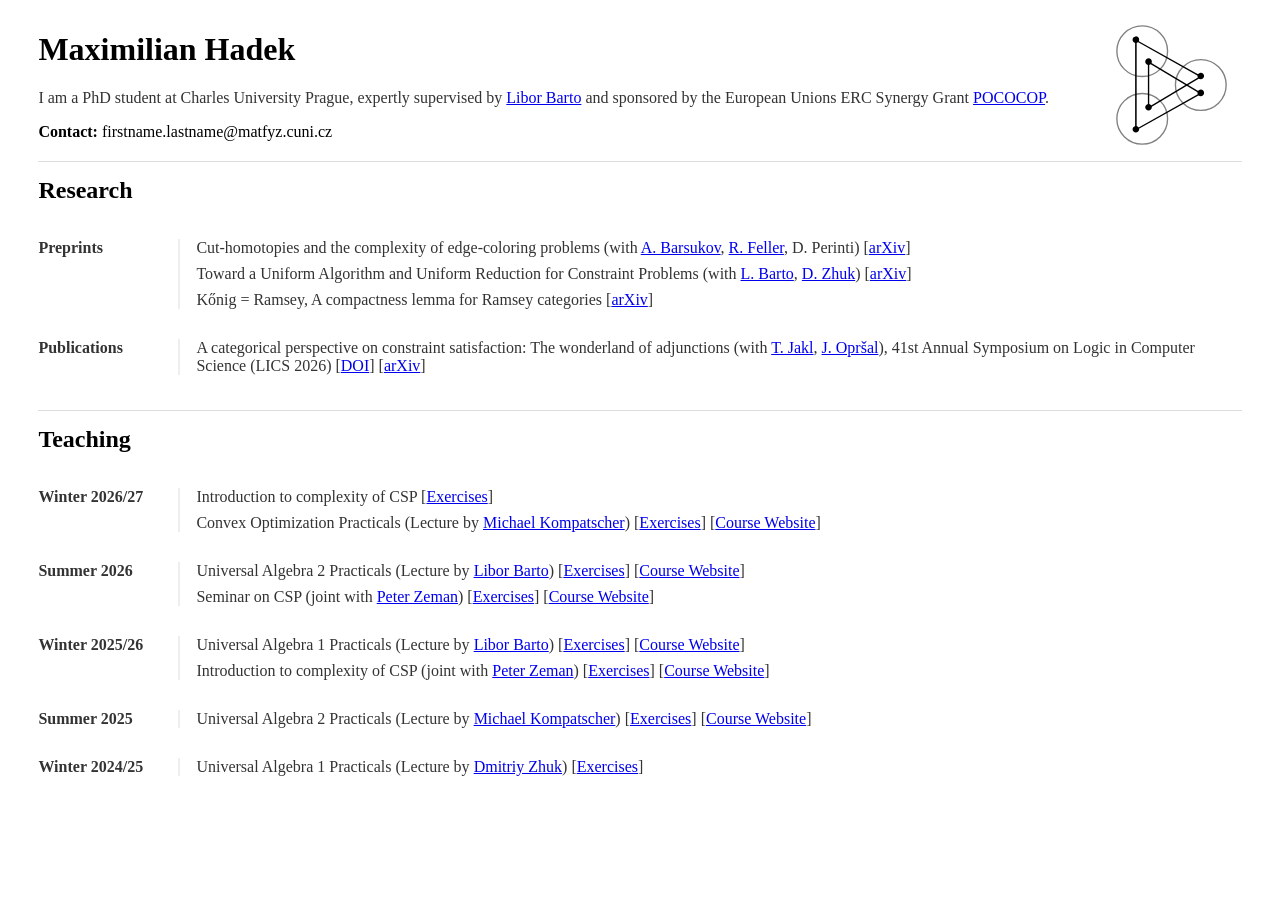
<file: index.html>
<!DOCTYPE html>
<html>
<head>
  <title>Maximilian Hadek</title>
     <link rel="stylesheet" href="styles.css">
</head>
<body>

<img src="docs/CSPlogo.svg" style="height:150px; float: right;">

<h1>Maximilian Hadek</h1>

<p1>I am a PhD student at Charles University Prague, expertly supervised by <a href="https://www.karlin.mff.cuni.cz/~barto/">Libor Barto</a>
	and sponsored by the European Unions ERC Synergy Grant <a href="https://pococop.eu/">POCOCOP</a>.
</p1>

<p><b>Contact:</b> firstname.lastname@matfyz.cuni.cz</p>

<h2>Research</h2>
<ul>
    <li>Preprints
      <ul>
      <li>
				Cut-homotopies and the complexity of edge-coloring problems (with <a href="https://abarsukov.github.io/">A. Barsukov</a>, <a href="https://roman-feller.github.io/">R. Feller</a>, D. Perinti)
				[<a href="https://arxiv.org/abs/2607.09631">arXiv</a>] 
			</li>
			
			<li>
				Toward a Uniform Algorithm and Uniform Reduction for Constraint Problems (with <a href="https://www.karlin.mff.cuni.cz/~barto/">L. Barto</a>, <a href="https://www.mff.cuni.cz/en/faculty/organizational-structure/people?hdl=14961">D. Zhuk</a>)
				[<a href="https://arxiv.org/abs/2604.06335">arXiv</a>] 
			</li>
			<li>
				Kőnig = Ramsey, A compactness lemma for Ramsey categories
				[<a href="https://arxiv.org/abs/2508.11465">arXiv</a>]
			</li>

		</ul>
		<li>Publications
			<ul>
			<li>
				A categorical perspective on constraint satisfaction: The wonderland of adjunctions
				(with <a href="https://tomas.jakl.one/">T. Jakl</a>, <a href="https://jakub-oprsal.info/">J. Opršal</a>),
				41st Annual Symposium on Logic in Computer Science (LICS 2026)
				[<a href="https://doi.org/10.4230/LIPIcs.LICS.2026.54">DOI</a>]
				[<a href="https://arxiv.org/abs/2503.10353">arXiv</a>] 
			</li>
		</ul>
	</li>
</ul>
</p>


<h2>Teaching</h2> 
<ul>
	<li>Winter 2026/27
    <ul>
			<li>Introduction to complexity of CSP
			  [<a href="docs/25.26_CSPseminar_exercises.pdf">Exercises</a>]
			</li>
			<li>Convex Optimization Practicals (Lecture by <a HREF="https://www.karlin.mff.cuni.cz/~kompatscher/">Michael Kompatscher</a>)
			  [<a href="cvxOpt/cvx.html">Exercises</a>]
		    	[<a href="https://www.karlin.mff.cuni.cz/~kompatscher/teaching/convex_optimization.html">Course Website</a>]
			</li>
		</ul>
	</li>
	<li>Summer 2026
    <ul>
			<li>Universal Algebra 2 Practicals (Lecture by <a href="https://www.karlin.mff.cuni.cz/~barto/">Libor Barto</a>)
		    	[<a href="docs/26_Universal_Algebra_2_Exercises.pdf">Exercises</a>]
		    	[<a href="https://www.karlin.mff.cuni.cz/~barto/students.html">Course Website</a>]
			</li>
			<li>Seminar on CSP (joint with <a HREF="https://zemanpeter.github.io/">Peter Zeman</a>)
		    	[<a href="docs/26_CSPseminar_exercises.pdf">Exercises</a>]
		    	[<a href="https://zemanpeter.github.io/teaching/csp/">Course Website</a>]
			</li>
		</ul>
	</li>
	<li>Winter 2025/26
	  <ul>
			<li>Universal Algebra 1 Practicals (Lecture by <a href="https://www.karlin.mff.cuni.cz/~barto/">Libor Barto</a>)
    			[<a href="docs/25.26_Universal_Algebra_1_Exercises.pdf">Exercises</a>]
    			[<a href="https://www2.karlin.mff.cuni.cz/~barto/students2526zima.html">Course Website</a>]
			</li>
			<li>Introduction to complexity of CSP (joint with <a HREF="https://zemanpeter.github.io/">Peter Zeman</a>)
			  [<a href="docs/25.26_CSPseminar_exercises.pdf">Exercises</a>]
			  [<a href="https://zemanpeter.github.io/teaching/csp/">Course Website</a>]
			</li>
		</ul>
	</li>
	<li>Summer 2025
    <ul>
			<li>Universal Algebra 2 Practicals (Lecture by <a HREF="https://www.karlin.mff.cuni.cz/~kompatscher/">Michael Kompatscher</a>) 
			  [<a href="docs/25._Universal_Algebra_2_Exercises.pdf">Exercises</a>]
			  [<a href="https://www.karlin.mff.cuni.cz/~kompatscher/teaching/UA2.html">Course Website</a>]
			</li>
		</ul>
	</li>
	<li>Winter 2024/25
    <ul>
			<li>Universal Algebra 1 Practicals (Lecture by <a href="https://www.mff.cuni.cz/en/faculty/organizational-structure/people?hdl=14961">Dmitriy Zhuk</a>)
			  [<a href="docs/24.25_Universal_Algebra_1_Exercises.pdf">Exercises</a>]
			</li>
		</ul>
	</li>
</ul>
</p>

</body>
</html>
</file>
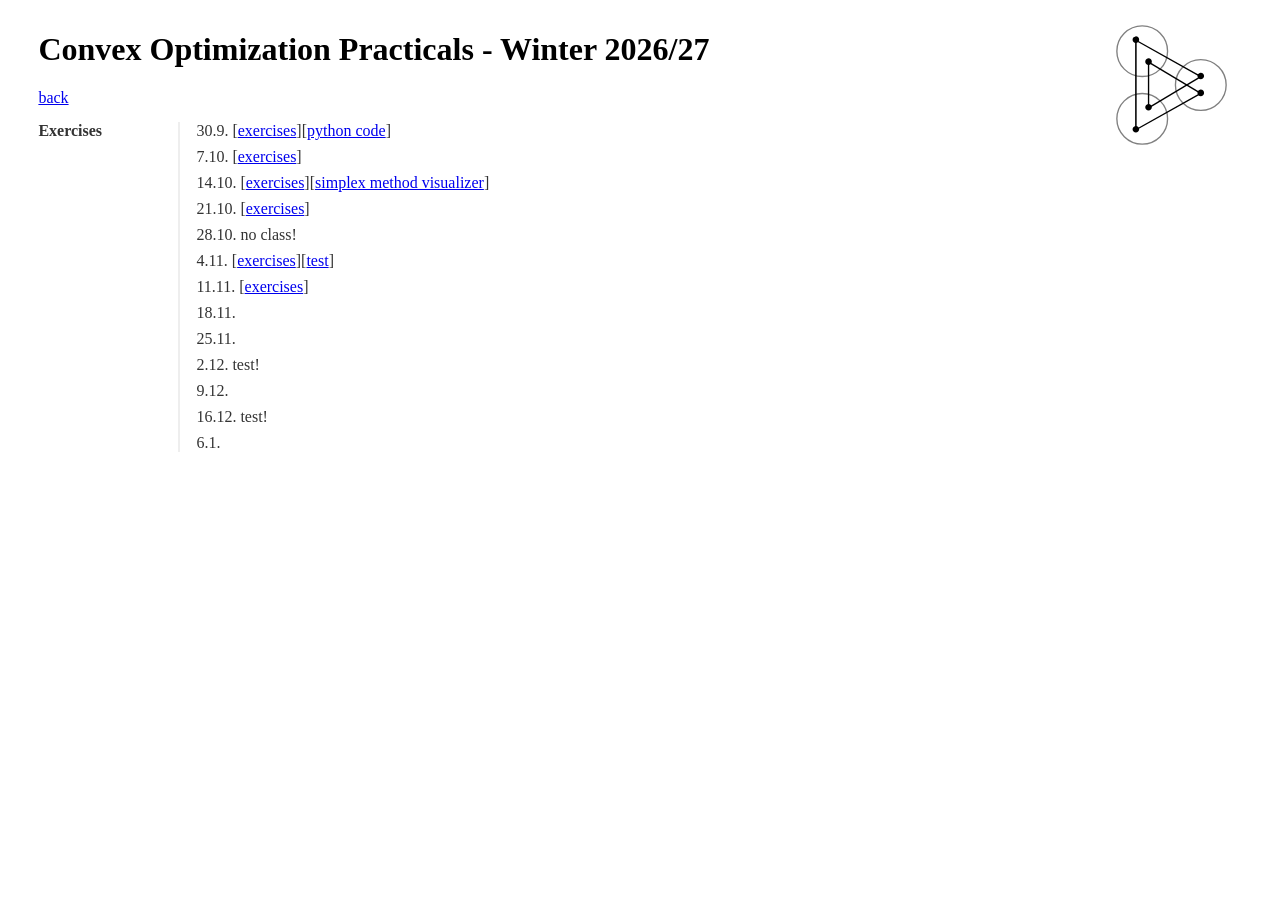
<file: cvxOpt/cvx.html>
<!DOCTYPE html>
<html>
<head>
  <title>Convex Optimization Practicals - Winter 2026/27</title>
     <link rel="stylesheet" href="/styles.css">
</head>
<body>

<img src="/docs/CSPlogo.svg" style="height:150px; float: right;">

<h1>Convex Optimization Practicals - Winter 2026/27</h1>
<a href="/index.html">back</a>

<ul>
	<li>Exercises
    <ul>
			<li>
			  30.9. [<a href="exercises/cvxExer1.pdf">exercises</a>][<a href="exercises/cvxPy.zip">python code</a>]
			</li>
			<li>
			  7.10. [<a href="exercises/cvxExer2.pdf">exercises</a>]
			</li>			
			<li>
			  14.10. [<a href="exercises/cvxExer3.pdf">exercises</a>][<a href="simplexMethod.html">simplex method visualizer</a>]
			</li>
			<li>
			  21.10. [<a href="exercises/cvxExer4.pdf">exercises</a>]
			</li>
			<li>
			  28.10. no class!
			</li>
			<li>
			  4.11. [<a href="exercises/cvxExer5.pdf">exercises</a>][<a href="exercises/cvxTest1.pdf">test</a>]
			</li>
			<li>
			  11.11. [<a href="exercises/cvxExer6.pdf">exercises</a>]
			</li>
			<li>
        18.11.
			</li>
			<li>
        25.11.
			</li>
			<li>
        2.12. test!
			</li>
			<li>
        9.12.
			</li>
			<li>
			  16.12. test!
			</li>
			<li>
			  6.1.
			</li>
		</ul>
	</li>
	
</body>
</html>
</file>
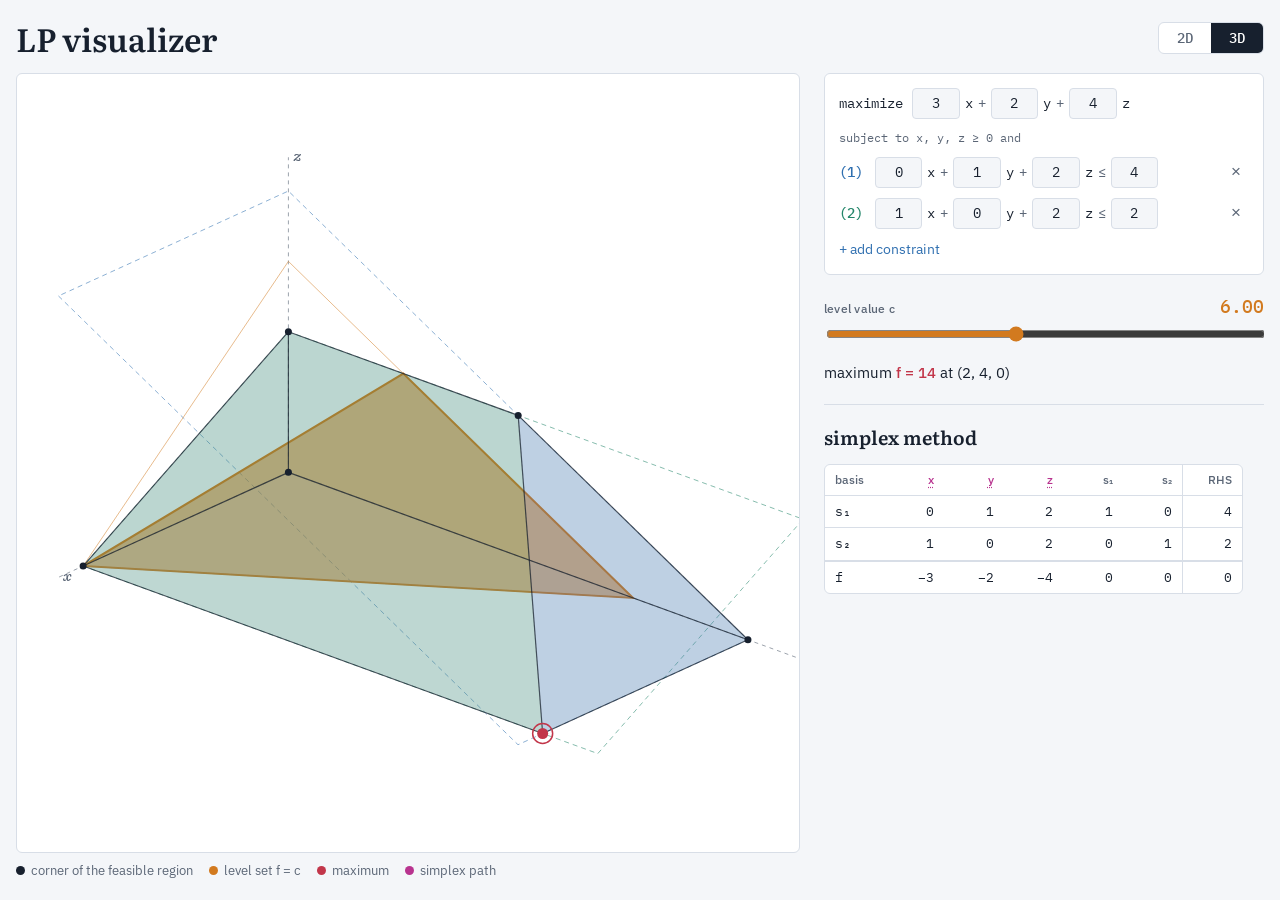
<file: cvxOpt/simplexMethod.html>
<!doctype html><html><head><meta charset=utf8><meta name=viewport content="width=device-width,initial-scale=1,viewport-fit=cover"><style>:root{color-scheme:light;box-sizing:border-box;padding-top:env(safe-area-inset-top,0px);padding-bottom:env(safe-area-inset-bottom,0px)}html{scroll-padding-top:env(safe-area-inset-top,0px)}body{margin:0;padding:0;font:14px -apple-system,BlinkMacSystemFont,sans-serif;background:#fff;color:#000}img{max-width:100%}[hidden]:not([hidden=until-found i]){display:none!important}</style></head><body>
<title>LP visualizer</title>
<meta name="claude:viewport-fit-sides" content="cover">
<link rel="stylesheet" href="https://fonts.googleapis.com/css2?family=Literata:opsz,wght@7..72,600&family=IBM+Plex+Sans:wght@400;500&family=IBM+Plex+Mono:wght@400;500&display=swap">
<style>
/* Layout: title, then canvas left and the LP editor + level slider right; stacks on phones. */
:root {
  --bg: #f4f6f9;
  --panel: #ffffff;
  --ink: #17202e;
  --muted: #5b6676;
  --rule: #d8dee7;
  --k1: #2f6fb0;
  --k2: #23866a;
  --k3: #7b4fb0;
  --k4: #8a7a1c;
  --k5: #b0522f;
  --k6: #2b8a99;
  --k7: #a33a6e;
  --k8: #5b6b1f;
  --level: #d27a1f;
  --opt: #c2364a;
  --face: #8592a5;
  --path: #b8338f;
  --font-display: "Literata", Georgia, "Times New Roman", serif;
  --font-body: "IBM Plex Sans", system-ui, -apple-system, "Segoe UI", sans-serif;
  --font-mono: "IBM Plex Mono", ui-monospace, "SFMono-Regular", Menlo, monospace;
}
@media (prefers-color-scheme: dark) {
  :root:not([data-theme="light"]) {
    --bg: #0f141b; --panel: #161d27; --ink: #e6ebf2; --muted: #98a3b3; --rule: #2a3442;
    --k1: #6ea9e6; --k2: #5cc4a2; --k3: #b48ce8; --k4: #cdbb52; --k5: #e8875f; --k6: #5fc3d2; --k7: #e07aab; --k8: #a8bd5a;
    --level: #f0a24e; --opt: #f26b7e; --face: #7d8899; --path: #e47cc6;
    color-scheme: dark;
  }
}
:root[data-theme="dark"] {
  --bg: #0f141b; --panel: #161d27; --ink: #e6ebf2; --muted: #98a3b3; --rule: #2a3442;
  --k1: #6ea9e6; --k2: #5cc4a2; --k3: #b48ce8; --k4: #cdbb52; --k5: #e8875f; --k6: #5fc3d2; --k7: #e07aab; --k8: #a8bd5a;
  --level: #f0a24e; --opt: #f26b7e; --face: #7d8899; --path: #e47cc6;
  color-scheme: dark;
}
* { box-sizing: border-box; }
body { background: var(--bg); color: var(--ink); font-family: var(--font-body); font-size: 15px; line-height: 1.5; }
html, body { height: 100%; }
.wrap {
  margin: 0; height: 100%;
  padding-block: 20px;
  padding-left: max(16px, env(safe-area-inset-left, 0px));
  padding-right: max(16px, env(safe-area-inset-right, 0px));
  display: grid; gap: 16px; grid-template-rows: auto minmax(0, 1fr);
}
h1 { font-family: var(--font-display); font-weight: 600; font-size: clamp(24px, 3.4vw, 32px); line-height: 1.15; margin: 0; }
.top { display: flex; align-items: center; justify-content: space-between; gap: 12px; flex-wrap: wrap; }
.seg { display: inline-grid; grid-template-columns: 1fr 1fr; border: 1px solid var(--rule); border-radius: 6px; overflow: hidden; background: var(--panel); }
.seg button { font: 500 14px var(--font-mono); padding: 6px 18px; border: 0; background: transparent; color: var(--muted); cursor: pointer; }
.seg button[aria-pressed="true"] { background: var(--ink); color: var(--panel); }
.seg button:focus-visible { outline: 2px solid var(--level); outline-offset: -2px; }

/* Desktop: the page fills the window. Canvas on the left takes all spare space;
   the right column (inputs + tableaus) scrolls on its own. Phone: normal page flow — inputs, view, legend, tableaus. */
.bench {
  display: grid; column-gap: 24px; row-gap: 8px; min-height: 0;
  grid-template-columns: minmax(0, 1fr) minmax(360px, 440px);
  grid-template-rows: minmax(0, 1fr) auto;
  grid-template-areas: "viz side" "legend side";
}
.side { grid-area: side; min-height: 0; overflow: hidden; display: grid; gap: 20px; grid-template-rows: auto minmax(0, 1fr); }


.bench > .legend { grid-area: legend; margin: 0; }
.viz { grid-area: viz; margin: 0; min-width: 0; min-height: 0; display: flex; flex-direction: column; }
.stage { position: relative; flex: 1 1 auto; min-height: 260px; background: var(--panel); border: 1px solid var(--rule); border-radius: 6px; max-width: 100%; overflow: hidden; }
@media (max-width: 880px) {
  html, body, .wrap { height: auto; }
  .wrap { grid-template-rows: none; }
  .bench { grid-template-columns: minmax(0, 1fr); grid-template-rows: none; row-gap: 20px; grid-template-areas: "inputs" "viz" "legend" "simplex"; }
  .side { display: contents; }
  .bench #simgrid { overflow: visible; }
  .inputs { grid-area: inputs; }
  .simplex { grid-area: simplex; }
  .stage { flex: none; min-height: 0; aspect-ratio: 1 / 0.9; }
}
canvas { position: absolute; inset: 0; display: block; width: 100%; height: 100%; touch-action: none; cursor: grab; }
canvas:active { cursor: grabbing; }
.legend { display: flex; flex-wrap: wrap; gap: 4px 16px; font-size: 13px; color: var(--muted); margin-top: 8px; }
.legend span { display: inline-flex; align-items: center; gap: 6px; }
.dot { width: 9px; height: 9px; border-radius: 50%; display: inline-block; }

aside { display: grid; gap: 18px; min-width: 0; }
.label { font-size: 12px; letter-spacing: .02em; color: var(--muted); font-weight: 500; }

.editor { background: var(--panel); border: 1px solid var(--rule); border-radius: 6px; padding: 14px; display: grid; gap: 10px; font-family: var(--font-mono); font-size: 14px; }
.row { display: flex; align-items: center; gap: 5px; flex-wrap: nowrap; min-width: 0; }
.row .tag { width: 2.2em; flex: none; font-weight: 500; }
.row .kw { color: var(--muted); width: 2.2em; flex: none; font-size: 12px; }
.row .v { color: var(--muted); }
.row input {
  width: 3.4em; min-width: 0; flex: 0 1 3.4em; padding: 4px 4px; text-align: center;
  font: inherit; color: var(--ink); background: var(--bg); border: 1px solid var(--rule); border-radius: 4px;
}
.row input[aria-invalid="true"] { border-color: var(--opt); color: var(--opt); }
.row input:focus-visible, button:focus-visible, input[type="range"]:focus-visible { outline: 2px solid var(--level); outline-offset: 1px; }
.rm { flex: none; margin-left: auto; width: 26px; height: 26px; border: 0; background: transparent; color: var(--muted); font-size: 17px; cursor: pointer; border-radius: 4px; }
.rm:hover { color: var(--opt); }
.rm[disabled] { visibility: hidden; }
.sub { color: var(--muted); font-size: 12px; }
.tools { display: flex; gap: 14px; flex-wrap: wrap; font-family: var(--font-body); }
.linkbtn { border: 0; background: none; padding: 0; font: inherit; font-size: 14px; color: var(--k1); cursor: pointer; }
.linkbtn[disabled] { color: var(--muted); cursor: default; }
.err { font-family: var(--font-body); font-size: 13px; color: var(--opt); }

.slider { display: grid; gap: 4px; }
.readout { display: flex; justify-content: space-between; align-items: baseline; }
.readout b { font-family: var(--font-mono); font-weight: 500; font-size: 18px; color: var(--level); font-variant-numeric: tabular-nums; }
input[type="range"] { width: 100%; accent-color: var(--level); }
.result { font-size: 15px; }
.result b { color: var(--opt); font-weight: 500; }

.simplex { display: grid; gap: 12px; border-top: 1px solid var(--rule); padding-top: 18px; min-width: 0; min-height: 0; grid-template-rows: auto auto minmax(0, 1fr); align-content: start; }
#simgrid { min-height: 0; overflow-y: auto; scrollbar-gutter: stable; padding-right: 6px; padding-bottom: 4px; overflow-anchor: none; }
.simhead { display: flex; flex-wrap: wrap; align-items: center; justify-content: space-between; gap: 10px 20px; }
h2 { font-family: var(--font-display); font-weight: 600; font-size: 19px; margin: 0; }
.rule { font-size: 13.5px; color: var(--muted); margin: 0; max-width: 75ch; }
.ctrls { display: flex; align-items: center; gap: 8px; }
.btn { font: inherit; font-size: 14px; font-weight: 500; padding: 6px 12px; border-radius: 6px; border: 1px solid var(--rule); background: var(--panel); color: var(--ink); cursor: pointer; }
.btn:disabled { color: var(--muted); cursor: default; opacity: .6; }
.stepno { font-family: var(--font-mono); font-size: 13px; color: var(--muted); min-width: 7.5em; text-align: center; font-variant-numeric: tabular-nums; }
.simtext { margin: 0; max-width: 80ch; }
.simtext b { font-weight: 500; color: var(--path); }
.simgrid { display: grid; grid-template-columns: minmax(0, 1.5fr) minmax(0, 1fr); gap: 20px; align-items: start; }
@media (max-width: 880px) { .simgrid { grid-template-columns: minmax(0, 1fr); } }
.tablewrap { overflow-x: auto; background: var(--panel); border: 1px solid var(--rule); border-radius: 6px; }
table { border-collapse: collapse; width: 100%; font-size: 13px; }
th, td { padding: 6px 10px; border-bottom: 1px solid var(--rule); white-space: nowrap; text-align: right; }
th { font-weight: 500; color: var(--muted); font-size: 12px; }
td { font-family: var(--font-mono); font-variant-numeric: tabular-nums; }
th:first-child, td:first-child { text-align: left; }
tbody tr:last-child td { border-bottom: 0; }
tr.objrow td { border-top: 2px solid var(--rule); }
td.rhs, th.rhs { border-left: 1px solid var(--rule); }
.ent { background: color-mix(in srgb, var(--path) 9%, transparent); }
tr.lv td { background: color-mix(in srgb, var(--path) 9%, transparent); }
th button.pv { font: inherit; color: var(--path); background: none; border: 0; padding: 2px 6px; margin: -2px -6px; border-radius: 4px; cursor: pointer; text-decoration: underline; text-decoration-style: dotted; text-underline-offset: 3px; }
th button.pv:hover { background: color-mix(in srgb, var(--path) 16%, transparent); }
th button.pv:focus-visible { outline: 2px solid var(--path); outline-offset: 1px; }
td.piv { background: color-mix(in srgb, var(--path) 28%, transparent); color: var(--ink); font-weight: 600; }
tr.pick td { color: var(--path); font-weight: 500; }
.simerr { color: var(--muted); }
.pair { display: flex; flex-direction: column; align-items: stretch; gap: 8px; min-width: 0; }
.tb { display: grid; gap: 6px; min-width: 0; max-width: 100%; }
.tb .tablewrap { max-width: 100%; }
.tb .label { text-transform: uppercase; letter-spacing: .07em; }
.tb table { table-layout: fixed; min-width: 340px; }
.pair .arrow { font-size: 20px; line-height: 1; color: var(--path); text-align: center; }
</style>

<div class="wrap">
  <header class="top">
    <h1>LP visualizer</h1>
    <div class="seg" role="group" aria-label="Number of variables">
      <button id="d2" aria-pressed="false">2D</button>
      <button id="d3" aria-pressed="true">3D</button>
    </div>
  </header>
  <div class="bench">
    <figure class="viz">
      <div class="stage"><canvas id="cv" aria-label="Rotatable 3D view of the feasible region"></canvas></div>
    </figure>
      <div class="legend">
        <span><i class="dot" style="background:var(--ink)"></i>corner of the feasible region</span>
        <span><i class="dot" style="background:var(--level)"></i>level set f = c</span>
        <span><i class="dot" style="background:var(--opt)"></i>maximum</span>
        <span><i class="dot" style="background:var(--path)"></i>simplex path</span>
      </div>

    <div class="side">
    <aside class="inputs">
      <div class="editor" id="editor" aria-label="Linear program editor"></div>
      <div class="slider">
        <div class="readout"><label for="c" class="label">level value c</label><b id="cval">6.00</b></div>
        <input type="range" id="c" min="0" max="22" step="0.05" value="6">
      </div>
      <div class="result" id="result"></div>
    </aside>

    <section class="simplex" aria-label="Simplex method">
      <h2>simplex method</h2>
      <p class="simtext" id="simtext"></p>
      <div id="simgrid" class="pair"></div>
    </section>
    </div>
  </div>
</div>

<script>
(function () {
  const EXAMPLE = { c: ["3","2","4"], A: [["0","1","2"], ["1","0","2"]], b: ["4","2"] };
  const MAXC = 8, KEY = "lp-explorer-v4";
  const clone = o => JSON.parse(JSON.stringify(o));
  const dropZ = l => ({ c: l.c.slice(0, 2), A: l.A.map(r => r.slice(0, 2)), b: l.b.slice() });
  const okLP = (s, n) => s && Array.isArray(s.c) && s.c.length === n && Array.isArray(s.A) && s.A.length && s.A.every(r => r.length === n) && Array.isArray(s.b) && s.b.length === s.A.length;
  const store = { dim: 3, lp3: clone(EXAMPLE), lp2: dropZ(EXAMPLE) };
  try {
    const s = JSON.parse(localStorage.getItem(KEY));
    if (s) {
      if (okLP(s.lp3, 3)) store.lp3 = s.lp3;
      if (okLP(s.lp2, 2)) store.lp2 = s.lp2;
      if (s.dim === 2) store.dim = 2;
    } else {
      const old = JSON.parse(localStorage.getItem("lp-explorer-v3"));
      if (okLP(old, 3)) store.lp3 = old;
    }
  } catch (e) {}
  let dim = store.dim;
  let lp = dim === 3 ? store.lp3 : store.lp2;

  // ---------- math helpers ----------
  const dot = (a, b) => a[0]*b[0] + a[1]*b[1] + a[2]*b[2];
  const len = a => Math.hypot(a[0], a[1], a[2]);
  const sub = (a, b) => [a[0]-b[0], a[1]-b[1], a[2]-b[2]];
  const cross = (a, b) => [a[1]*b[2]-a[2]*b[1], a[2]*b[0]-a[0]*b[2], a[0]*b[1]-a[1]*b[0]];
  const close = (a, b) => len(sub(a, b)) < 1e-7 * (1 + len(a));
  function parseNum(s) {
    s = String(s).trim().replace(/−/g, "-");
    if (!/^[-+]?(\d+\.?\d*|\.\d+)(\/(\d+\.?\d*|\.\d+))?$/.test(s)) return NaN;
    const [p, q] = s.split("/");
    const v = q === undefined ? +p : +p / +q;
    return isFinite(v) ? v : NaN;
  }
  function frac(v) {
    if (Math.abs(v) < 1e-9) return "0";
    const sg = v < 0 ? "−" : ""; v = Math.abs(v);
    for (let q = 1; q <= 200; q++) { const p = Math.round(v*q); if (p > 0 && Math.abs(v*q - p) < 1e-6*q) return sg + (q === 1 ? p : p + "/" + q); }
    return sg + (+v.toFixed(3));
  }
  const fmtP = p => "(" + p.map(frac).join(", ") + ")";
  function solve3(a, b, c) {
    const det = dot(a.n, cross(b.n, c.n));
    const sc = len(a.n) * len(b.n) * len(c.n);
    if (Math.abs(det) < 1e-10 * sc) return null;
    const r = [a.b, b.b, c.b];
    const M = [a.n, b.n, c.n];
    const col = (k) => M.map((row, i) => row.map((v, j) => j === k ? r[i] : v));
    const d3 = m => dot(m[0], cross(m[1], m[2]));
    return [d3(col(0)) / det, d3(col(1)) / det, d3(col(2)) / det];
  }
  function orderInPlane(pts, n) {
    if (pts.length < 3) return pts;
    const g = pts.reduce((s, p) => [s[0]+p[0]/pts.length, s[1]+p[1]/pts.length, s[2]+p[2]/pts.length], [0,0,0]);
    const ax = Math.abs(n[0]) < Math.abs(n[1]) ? (Math.abs(n[0]) < Math.abs(n[2]) ? [1,0,0] : [0,0,1]) : (Math.abs(n[1]) < Math.abs(n[2]) ? [0,1,0] : [0,0,1]);
    const u = cross(n, ax), w = cross(n, u);
    return pts.slice().sort((p, q) => Math.atan2(dot(sub(p,g), w), dot(sub(p,g), u)) - Math.atan2(dot(sub(q,g), w), dot(sub(q,g), u)));
  }
  function planeBox(n, b, E) {
    const pts = [];
    const corner = m => [m & 1 ? E[0] : 0, m & 2 ? E[1] : 0, m & 4 ? E[2] : 0];
    for (let m = 0; m < 8; m++) for (const bit of [1, 2, 4]) {
      if (m & bit) continue;
      const A = corner(m), B = corner(m | bit), fa = dot(n, A) - b, fb = dot(n, B) - b;
      let p = null;
      if (Math.abs(fa) < 1e-12) p = A;
      else if (fa * fb < 0) { const t = fa / (fa - fb); p = [A[0]+t*(B[0]-A[0]), A[1]+t*(B[1]-A[1]), A[2]+t*(B[2]-A[2])]; }
      if (p && !pts.some(q => close(q, p))) pts.push(p);
    }
    return orderInPlane(pts, n);
  }

  function enumerate(cons, clip) {
    const planes = [];
    cons.forEach(k => { if (len(k.n) > 1e-12) planes.push({ n: k.n, b: k.b, kind: k.kind }); });
    for (let i = 0; i < 3; i++) { const n = [0,0,0]; n[i] = -1; planes.push({ n, b: 0, kind: "face" }); }
    for (let i = 0; i < 3; i++) { const n = [0,0,0]; n[i] = 1; planes.push({ n, b: clip[i], kind: "clip" }); }
    const tol = (pl, p) => 1e-7 * (1 + Math.abs(pl.b) + len(pl.n) * len(p));
    const feas = p => cons.every(k => dot(k.n, p) <= k.b + tol(k, p)) && p.every((v, i) => v >= -1e-7 * (1 + clip[i]) && v <= clip[i] + 1e-7 * (1 + clip[i]));
    const verts = [];
    for (let i = 0; i < planes.length; i++) for (let j = i+1; j < planes.length; j++) for (let l = j+1; l < planes.length; l++) {
      let p = solve3(planes[i], planes[j], planes[l]);
      if (!p || !feas(p)) continue;
      p = p.map(v => Math.abs(v) < 1e-10 ? 0 : v);
      if (!verts.some(v => close(v.p, p))) verts.push({ p });
    }
    verts.forEach(v => {
      v.act = planes.map((pl, k) => Math.abs(dot(pl.n, v.p) - pl.b) <= tol(pl, v.p) ? k : -1).filter(k => k >= 0);
      v.clip = v.act.some(k => planes[k].kind === "clip");
    });
    return { planes, verts };
  }

  function build(lp) {
    const c = lp.c.map(parseNum), A = lp.A.map(r => r.map(parseNum)), b = lp.b.map(parseNum);
    if (c.some(isNaN) || A.some(r => r.some(isNaN)) || b.some(isNaN)) return null;
    const cons = A.map((n, i) => ({ n, b: b[i], kind: "k" + (i+1) }));
    const intercepts = [];
    cons.forEach(k => { if (len(k.n) > 1e-12) for (let i = 0; i < 3; i++) if (Math.abs(k.n[i]) > 1e-12) {
      const t = k.b / k.n[i]; if (t > 1e-9) { const p = [0,0,0]; p[i] = t; if (!intercepts.some(q => close(q, p))) intercepts.push(p); }
    }});
    const zeroBad = cons.some(k => len(k.n) <= 1e-12 && k.b < 0);
    const big = zeroBad ? { verts: [] } : enumerate(cons, [1e4, 1e4, 1e4]);
    const fv = p => dot(c, p);
    let E = [0, 0, 0];
    intercepts.forEach(p => p.forEach((v, i) => E[i] = Math.max(E[i], v)));
    if (!big.verts.length) {
      E = E.map(e => Math.max(e * 1.12, 1));
      return { infeasible: true, c, cons, E, intercepts, verts: [], faces: [], edges: [], real: [], opt: [] };
    }
    const real = big.verts.filter(v => !v.clip).map(v => v.p);
    const regionUnb = big.verts.some(v => v.clip);
    const fReal = Math.max(...real.map(fv));
    const fBig = Math.max(...big.verts.map(v => fv(v.p)));
    const unbounded = fBig > fReal + 1e-6 * (1 + Math.abs(fReal));
    real.forEach(p => p.forEach((v, i) => E[i] = Math.max(E[i], v)));
    if (regionUnb) { const m = Math.max(...E, 1) * 1.5; E = [m, m, m]; }
    else E = E.map(e => Math.max(e * 1.12, 1));

    const d = enumerate(cons, E);
    const faces = [];
    d.planes.forEach((pl, k) => {
      const pts = d.verts.filter(v => v.act.includes(k)).map(v => v.p);
      if (pts.length >= 3) faces.push({ pts: orderInPlane(pts, pl.n), kind: pl.kind });
    });
    const edges = [];
    for (let i = 0; i < d.verts.length; i++) for (let j = i+1; j < d.verts.length; j++) {
      const com = d.verts[i].act.filter(k => d.verts[j].act.includes(k));
      if (com.length >= 2) edges.push({ a: d.verts[i].p, b: d.verts[j].p, clip: com.some(k => d.planes[k].kind === "clip") });
    }
    const czero = len(c) < 1e-12;
    const opt = (unbounded || czero) ? [] : real.filter(p => fv(p) >= fReal - 1e-7 * (1 + Math.abs(fReal)));
    const hollow = intercepts.filter(p => !real.some(q => close(q, p)));
    const fAll = d.verts.map(v => fv(v.p));
    return { c, cons, E, real, opt, hollow, faces, edges, verts: d.verts, unbounded, czero, fmax: fReal,
             flo: Math.min(...fAll), fhi: Math.max(...fAll) };
  }

  // ---------- 2D geometry ----------
  const len2 = a => Math.hypot(a[0], a[1]);
  const close2 = (a, b) => Math.hypot(a[0]-b[0], a[1]-b[1]) < 1e-7 * (1 + len2(a));
  function solve2(a, b) {
    const det = a.n[0]*b.n[1] - a.n[1]*b.n[0];
    if (Math.abs(det) < 1e-10 * len2(a.n) * len2(b.n)) return null;
    return [(a.b*b.n[1] - a.n[1]*b.b) / det, (a.n[0]*b.b - a.b*b.n[0]) / det];
  }
  function enumerate2(cons, clip) {
    const lines = [];
    cons.forEach(k => { if (len2(k.n) > 1e-12) lines.push({ n: k.n, b: k.b, kind: k.kind }); });
    lines.push({ n: [-1,0], b: 0, kind: "face" }, { n: [0,-1], b: 0, kind: "face" },
               { n: [1,0], b: clip[0], kind: "clip" }, { n: [0,1], b: clip[1], kind: "clip" });
    const tol = (l, p) => 1e-7 * (1 + Math.abs(l.b) + len2(l.n) * len2(p));
    const feas = p => cons.every(k => k.n[0]*p[0] + k.n[1]*p[1] <= k.b + tol(k, p)) &&
      p.every((v, i) => v >= -1e-7 * (1 + clip[i]) && v <= clip[i] + 1e-7 * (1 + clip[i]));
    const verts = [];
    for (let i = 0; i < lines.length; i++) for (let j = i+1; j < lines.length; j++) {
      let p = solve2(lines[i], lines[j]);
      if (!p || !feas(p)) continue;
      p = p.map(v => Math.abs(v) < 1e-10 ? 0 : v);
      if (!verts.some(v => close2(v.p, p))) verts.push({ p });
    }
    verts.forEach(v => {
      v.act = lines.map((l, k) => Math.abs(l.n[0]*v.p[0] + l.n[1]*v.p[1] - l.b) <= tol(l, v.p) ? k : -1).filter(k => k >= 0);
      v.clip = v.act.some(k => lines[k].kind === "clip");
    });
    if (verts.length) {
      const g = verts.reduce((s, v) => [s[0] + v.p[0]/verts.length, s[1] + v.p[1]/verts.length], [0,0]);
      verts.sort((a, b) => Math.atan2(a.p[1]-g[1], a.p[0]-g[0]) - Math.atan2(b.p[1]-g[1], b.p[0]-g[0]));
    }
    return { lines, verts };
  }
  function build2(lp) {
    const c = lp.c.map(parseNum), A = lp.A.map(r => r.map(parseNum)), b = lp.b.map(parseNum);
    if (c.some(isNaN) || A.some(r => r.some(isNaN)) || b.some(isNaN)) return null;
    const cons = A.map((n, i) => ({ n, b: b[i], kind: "k" + (i+1) }));
    const fv = p => c[0]*p[0] + c[1]*p[1];
    let E = [0, 0];
    cons.forEach(k => { for (let i = 0; i < 2; i++) if (Math.abs(k.n[i]) > 1e-12) { const t = k.b / k.n[i]; if (t > 1e-9) E[i] = Math.max(E[i], t); } });
    const big = enumerate2(cons, [1e4, 1e4]);
    if (!big.verts.length) {
      return { dim: 2, infeasible: true, c, cons, E: E.map(e => Math.max(e * 1.15, 1)), poly: [], edges: [], real: [], opt: [] };
    }
    const real = big.verts.filter(v => !v.clip).map(v => v.p);
    const regionUnb = big.verts.some(v => v.clip);
    const fReal = Math.max(...real.map(fv));
    const fBig = Math.max(...big.verts.map(v => fv(v.p)));
    const unbounded = fBig > fReal + 1e-6 * (1 + Math.abs(fReal));
    real.forEach(p => p.forEach((v, i) => E[i] = Math.max(E[i], v)));
    if (regionUnb) { const m = Math.max(...E, 1) * 1.5; E = [m, m]; }
    else E = E.map(e => Math.max(e * 1.15, 1));
    const d = enumerate2(cons, E);
    const poly = d.verts.map(v => v.p);
    const edges = [];
    if (poly.length >= 2) for (let i = 0; i < d.verts.length; i++) {
      const a = d.verts[i], bb = d.verts[(i + 1) % d.verts.length];
      if (d.verts.length === 2 && i === 1) break;
      const com = a.act.filter(k => bb.act.includes(k));
      edges.push({ a: a.p, b: bb.p, clip: com.some(k => d.lines[k].kind === "clip") });
    }
    const czero = len2(c) < 1e-12;
    const opt = (unbounded || czero) ? [] : real.filter(p => fv(p) >= fReal - 1e-7 * (1 + Math.abs(fReal)));
    const fAll = poly.map(fv);
    return { dim: 2, c, cons, E, real, opt, poly, edges, unbounded, czero, fmax: fReal,
             flo: Math.min(...fAll), fhi: Math.max(...fAll) };
  }

  // ---------- simplex (manual pivots) ----------
  const SUB = ["₁","₂","₃","₄","₅","₆","₇","₈"];
  function makeTab(T, obj, basis, n, nv) {
    const point = Array(n).fill(0);
    basis.forEach((v, i) => { if (v < n) point[v] = T[i][nv]; });
    const optimal = obj.slice(0, nv).every((v, j) => basis.includes(j) || v >= -1e-9);
    return { T, obj, basis, point, f: obj[nv], optimal, enter: -1, leave: -1 };
  }
  function runSimplex(c, A, b) {
    const m = A.length, n = c.length, nv = n + m;
    const names = ["x","y","z"].slice(0, n).concat(A.map((_, i) => "s" + SUB[i]));
    if (b.some(v => v < -1e-12)) return { error: "The simplex tableau here starts from the slack basis at the origin, which needs every right-hand side to be at least 0. Make all right-hand sides non-negative to pivot." };
    const T = A.map((r, i) => r.concat(A.map((_, k) => k === i ? 1 : 0), [b[i]]));
    const obj = c.map(v => -v).concat(A.map(() => 0), [0]);
    const basis = A.map((_, i) => n + i);
    return { names, n, nv, steps: [makeTab(T, obj, basis, n, nv)] };
  }
  // ratio test for column j of tableau s: row index, or -1 if the column has no positive entry
  function ratioRow(s, j) {
    const nv = sim.nv;
    let t = Infinity, row = -1;
    s.T.forEach((r, i) => {
      const a = r[j];
      if (a <= 1e-9) return;
      const q = r[nv] / a;
      if (q < t - 1e-12 || (Math.abs(q - t) <= 1e-12 && s.basis[i] < s.basis[row])) { t = q; row = i; }
    });
    return row;
  }
  // move the level slider to f = v (the corner the simplex has reached)
  function setLevel(v) {
    if (slider.disabled) return;
    st.c = Math.max(+slider.min, Math.min(+slider.max, v));
    slider.value = st.c;
    document.getElementById("cval").textContent = st.c.toFixed(2);
  }
  // a column may enter only if it is nonbasic, its f-row entry is not positive
  // (so f increases or stays the same) and the ratio test has a row to stop at
  function canPivot(s, j) {
    return !s.basis.includes(j) && s.obj[j] <= 1e-9 && ratioRow(s, j) >= 0;
  }
  // pivot tableau i on column j; drops any tableaus after i first
  function pivotAt(i, j) {
    const s = sim.steps[i], row = ratioRow(s, j);
    if (!canPivot(s, j)) return;
    sim.steps = sim.steps.slice(0, i + 1);
    if (s.enter === j) {            // clicking the chosen pivot again unselects it
      s.enter = -1; s.leave = -1;
      setLevel(s.f);
      renderSimplex(); draw();
      return;
    }
    s.enter = j; s.leave = row;
    const nv = sim.nv, pv = s.T[row][j];
    const pr = s.T[row].map(v => v / pv);
    const T = s.T.map((r, k) => k === row ? pr : r.map((v, q) => v - r[j] * pr[q]));
    const obj = s.obj.map((v, q) => v - s.obj[j] * pr[q]);
    const basis = s.basis.slice(); basis[row] = j;
    const next = makeTab(T, obj, basis, sim.n, nv);
    sim.steps.push(next);
    setLevel(next.f);
    renderSimplex(); draw();
  }

  // ---------- editor ----------
  const editor = document.getElementById("editor");
  function cell(id, val, aria) { return `<input id="${id}" type="text" inputmode="decimal" autocomplete="off" spellcheck="false" value="${val}" aria-label="${aria}">`; }
  function renderEditor() {
    const vars = ["x", "y", "z"].slice(0, lp.c.length);
    const term = (id, val, j, aria) => `${j ? '<span class="v">+</span>' : ""}${cell(id, val, aria)}<span>${vars[j]}</span>`;
    let h = `<div class="row"><span class="kw" style="width:auto;font-size:inherit;color:var(--ink);margin-right:4px">maximize</span>${lp.c.map((v, j) => term(`c-${j}`, v, j, `Objective coefficient of ${vars[j]}`)).join("")}</div>`;
    h += `<div class="sub">subject to ${vars.join(", ")} ≥ 0 and</div>`;
    lp.A.forEach((row, i) => {
      h += `<div class="row"><span class="tag" style="color:var(--k${i+1})">(${i+1})</span>` +
           row.map((v, j) => term(`a-${i}-${j}`, v, j, `Constraint ${i+1}, coefficient of ${vars[j]}`)).join("") +
           `<span class="v">≤</span>${cell(`b-${i}`, lp.b[i], `Constraint ${i+1}, right-hand side`)}` +
           `<button class="rm" data-rm="${i}" aria-label="Remove constraint ${i+1}" ${lp.A.length <= 1 ? "disabled" : ""}>×</button></div>`;
    });
    h += `<div class="err" id="err" hidden>Use numbers like 3, -1.5 or 2/3 in the highlighted boxes.</div>`;
    h += `<div class="tools"><button class="linkbtn" id="add" ${lp.A.length >= MAXC ? "disabled" : ""}>+ add constraint</button></div>`;
    editor.innerHTML = h;
    markInvalid();
  }
  function markInvalid() {
    let bad = false;
    editor.querySelectorAll("input").forEach(el => { const ok = !isNaN(parseNum(el.value)); el.setAttribute("aria-invalid", String(!ok)); if (!ok) bad = true; });
    const e = document.getElementById("err"); if (e) e.hidden = !bad;
  }
  editor.addEventListener("input", e => {
    const id = e.target.id; if (!id) return;
    const [t, i, j] = id.split("-");
    if (t === "c") lp.c[+i] = e.target.value;
    else if (t === "a") lp.A[+i][+j] = e.target.value;
    else if (t === "b") lp.b[+i] = e.target.value;
    markInvalid(); update();
  });
  editor.addEventListener("click", e => {
    const t = e.target;
    if (t.dataset && t.dataset.rm !== undefined) { const i = +t.dataset.rm; lp.A.splice(i, 1); lp.b.splice(i, 1); renderEditor(); update(true); }
    else if (t.id === "add" && lp.A.length < MAXC) { lp.A.push(Array(lp.c.length).fill("1")); lp.b.push("5"); renderEditor(); update(true); }
    else if (t.id === "restore") { lp = dim === 3 ? clone(EXAMPLE) : dropZ(EXAMPLE); renderEditor(); update(true); }
  });

  // ---------- view ----------
  const st = { yaw: -2.3, pitch: 0.42, c: 6, zoom: 1, step: 0 };
  let M = null, sim = null;
  const cv = document.getElementById("cv"), ctx = cv.getContext("2d");
  let W = 0, H = 0, scale = 1, center = [0,0,0], colors = {}, mono = "monospace";
  const off3 = [0, 0, 0];   // user offset of the 3D rotation origin (right-drag)
  const slider = document.getElementById("c");

  function readColors() {
    const cs = getComputedStyle(document.documentElement);
    ["--ink","--muted","--rule","--k1","--k2","--k3","--k4","--k5","--k6","--k7","--k8","--level","--opt","--face","--panel","--path"].forEach(k => colors[k] = cs.getPropertyValue(k).trim());
    mono = cs.getPropertyValue("--font-mono");
  }
  function rgba(hex, a) {
    let h = hex.replace("#", "");
    if (h.length === 3) h = h.split("").map(c => c + c).join("");
    const n = parseInt(h, 16);
    return `rgba(${(n>>16)&255},${(n>>8)&255},${n&255},${a})`;
  }
  function fit() { if (!M || !W) return; if (M.dim === 2) fit2(); else fit3(); }
  function draw() { if (!W || !M) return; if (M.dim === 2) draw2(); else draw3(); }

  // ----- 2D view: pan + zoom -----
  const v2 = { zoom: 1, px: 0, py: 0 };
  let s2 = 1, c2 = [0, 0];
  function fit2() {
    c2 = [M.E[0] * 0.5, M.E[1] * 0.5];
    s2 = Math.min((W - 70) / M.E[0], (H - 70) / M.E[1]);
  }
  function P2(p) { const s = s2 * v2.zoom; return { x: W/2 + (p[0] - c2[0]) * s + v2.px, y: H/2 - (p[1] - c2[1]) * s + v2.py }; }
  function inv2(x, y) { const s = s2 * v2.zoom; return [(x - W/2 - v2.px) / s + c2[0], -(y - H/2 - v2.py) / s + c2[1]]; }
  function zoomAt(mx, my, z) {
    z = Math.max(0.2, Math.min(25, z));
    const k = z / v2.zoom;
    v2.px = (mx - W/2) - ((mx - W/2) - v2.px) * k;
    v2.py = (my - H/2) - ((my - H/2) - v2.py) * k;
    v2.zoom = z;
  }
  function lineInView(n, b) {
    const [x0, y1] = inv2(0, 0), [x1, y0] = inv2(W, H), pts = [];
    const add = p => { if (!pts.some(q => Math.hypot(q[0]-p[0], q[1]-p[1]) < 1e-9 * (1 + len2(p)))) pts.push(p); };
    if (Math.abs(n[1]) > 1e-12) for (const x of [x0, x1]) { const y = (b - n[0]*x) / n[1]; if (y >= y0 - 1e-9 && y <= y1 + 1e-9) add([x, y]); }
    if (Math.abs(n[0]) > 1e-12) for (const y of [y0, y1]) { const x = (b - n[1]*y) / n[0]; if (x >= x0 - 1e-9 && x <= x1 + 1e-9) add([x, y]); }
    return pts.length >= 2 ? [pts[0], pts[1]] : null;
  }
  function niceStep(range) {
    const raw = range / 8, p = Math.pow(10, Math.floor(Math.log10(raw))), m = raw / p;
    return (m < 1.5 ? 1 : m < 3.5 ? 2 : m < 7.5 ? 5 : 10) * p;
  }
  const tickTxt = v => String(+v.toFixed(6)).replace("-", "−");
  function draw2() {
    ctx.clearRect(0, 0, W, H);
    const [x0, y1] = inv2(0, 0), [x1, y0] = inv2(W, H);
    const step = niceStep(Math.max(x1 - x0, y1 - y0));
    const O = P2([0, 0]);
    // grid
    ctx.lineWidth = 1; ctx.strokeStyle = rgba(colors["--muted"], 0.12);
    for (let x = Math.ceil(x0 / step) * step; x <= x1; x += step) { const sx = P2([x, 0]).x; ctx.beginPath(); ctx.moveTo(sx, 0); ctx.lineTo(sx, H); ctx.stroke(); }
    for (let y = Math.ceil(y0 / step) * step; y <= y1; y += step) { const sy = P2([0, y]).y; ctx.beginPath(); ctx.moveTo(0, sy); ctx.lineTo(W, sy); ctx.stroke(); }
    // axes + ticks
    const ax = Math.max(0, Math.min(H, O.y)), ay = Math.max(0, Math.min(W, O.x));
    line({ x: 0, y: ax }, { x: W, y: ax }, rgba(colors["--muted"], 0.7), 1);
    line({ x: ay, y: 0 }, { x: ay, y: H }, rgba(colors["--muted"], 0.7), 1);
    ctx.font = "11px " + mono; ctx.fillStyle = colors["--muted"];
    const ly = Math.min(H - 6, ax + 15), lx = Math.max(4, ay - 6);
    ctx.textAlign = "center";
    for (let x = Math.ceil(x0 / step) * step; x <= x1; x += step) { if (Math.abs(x) < step / 2) continue; ctx.fillText(tickTxt(x), P2([x, 0]).x, ly); }
    ctx.textAlign = "right";
    for (let y = Math.ceil(y0 / step) * step; y <= y1; y += step) { if (Math.abs(y) < step / 2) continue; ctx.fillText(tickTxt(y), lx, P2([0, y]).y + 4); }
    ctx.fillText("0", lx, ly);
    ctx.textAlign = "left";
    ctx.font = "italic 500 14px " + mono;
    ctx.fillText("x", W - 16, ax - 8);
    ctx.fillText("y", ay + 8, 16);

    // constraint lines
    M.cons.forEach(k => {
      if (len2(k.n) < 1e-12) return;
      const seg = lineInView(k.n, k.b);
      if (seg) line(P2(seg[0]), P2(seg[1]), rgba(colors["--" + k.kind], 0.8), 1.2, [6, 4]);
    });
    // feasible region
    if (M.poly.length >= 3) poly(M.poly.map(P2), rgba(colors["--k2"], 0.16), null);
    M.edges.forEach(e => line(P2(e.a), P2(e.b), rgba(colors["--ink"], e.clip ? 0.3 : 0.8), e.clip ? 1 : 1.5, e.clip ? [3, 3] : null));
    markOptSet(P2, p => p);

    // level line
    const active = !M.infeasible && !M.czero;
    if (active) {
      const seg = lineInView(M.c, st.c);
      if (seg) line(P2(seg[0]), P2(seg[1]), rgba(colors["--level"], 0.45), 1);
      const pts = [];
      M.edges.forEach(({ a, b }) => {
        const fa = M.c[0]*a[0] + M.c[1]*a[1] - st.c, fb = M.c[0]*b[0] + M.c[1]*b[1] - st.c;
        if (Math.abs(fa) < 1e-9) pts.push(a);
        if (fa * fb < 0) { const t = fa / (fa - fb); pts.push([a[0] + t*(b[0]-a[0]), a[1] + t*(b[1]-a[1])]); }
      });
      if (pts.length >= 2) {
        let best = [pts[0], pts[1]], dmax = -1;
        pts.forEach(p => pts.forEach(q => { const d = Math.hypot(p[0]-q[0], p[1]-q[1]); if (d > dmax) { dmax = d; best = [p, q]; } }));
        line(P2(best[0]), P2(best[1]), colors["--level"], 3);
      }
    }

    // simplex path
    const cur = null;
    drawPath(P2);

    // corners
    const mid = M.real.length ? P2(M.real.reduce((s, p) => [s[0] + p[0]/M.real.length, s[1] + p[1]/M.real.length], [0, 0])) : O;
    M.real.forEach(p => {
      const P = P2(p), isOpt = M.opt.some(q => close2(q, p));
      ctx.fillStyle = isOpt ? colors["--opt"] : colors["--ink"];
      ctx.beginPath(); ctx.arc(P.x, P.y, isOpt ? 5.5 : 3.5, 0, Math.PI*2); ctx.fill();
      if (!isOpt) return;
      ctx.strokeStyle = colors["--opt"]; ctx.lineWidth = 1.5;
      ctx.beginPath(); ctx.arc(P.x, P.y, 10, 0, Math.PI*2); ctx.stroke();
      return;
      const txt = fmtP(p);
      ctx.font = "500 11.5px " + mono;
      const w = ctx.measureText(txt).width;
      let dx = P.x - mid.x, dy = P.y - mid.y; const Ld = Math.hypot(dx, dy) || 1; dx /= Ld; dy /= Ld;
      let lx2 = P.x + dx*14 + (dx < -0.3 ? -w : dx > 0.3 ? 0 : -w/2), ly2 = P.y + dy*14 + 4;
      lx2 = Math.max(4, Math.min(W - w - 4, lx2)); ly2 = Math.max(12, Math.min(H - 4, ly2));
      label(txt, lx2, ly2, colors["--opt"], 500);
    });
    if (cur) {
      const P = P2(cur.point);
      ctx.strokeStyle = colors["--path"]; ctx.lineWidth = 2;
      ctx.beginPath(); ctx.arc(P.x, P.y, 14, 0, Math.PI*2); ctx.stroke();
    }
  }

  // ----- 3D view -----
  function fit3() {
    center = M.E.map(e => e * 0.42);
    scale = Math.min(W, H) / 2 / (0.46 * len(M.E));
  }
  function project(p) {
    const x = p[0]-center[0]-off3[0], y = p[1]-center[1]-off3[1], z = p[2]-center[2]-off3[2];
    const cy = Math.cos(st.yaw), sy = Math.sin(st.yaw);
    const u = x*cy - y*sy, v = x*sy + y*cy;
    const cp = Math.cos(st.pitch), sp = Math.sin(st.pitch);
    const s = scale * st.zoom;
    return { x: W/2 + u*s, y: H/2 - (v*sp + z*cp)*s, d: v*cp - z*sp };
  }
  function resize() {
    const r = cv.getBoundingClientRect(), dpr = window.devicePixelRatio || 1;
    W = r.width; H = r.height;
    cv.width = Math.round(W*dpr); cv.height = Math.round(H*dpr);
    ctx.setTransform(dpr, 0, 0, dpr, 0, 0);
    fit(); draw();
  }
  function poly(pr, fill, stroke, lw, dash) {
    ctx.beginPath();
    pr.forEach((q, i) => i ? ctx.lineTo(q.x, q.y) : ctx.moveTo(q.x, q.y));
    ctx.closePath();
    if (fill) { ctx.fillStyle = fill; ctx.fill(); }
    if (stroke) { ctx.setLineDash(dash || []); ctx.strokeStyle = stroke; ctx.lineWidth = lw || 1; ctx.stroke(); ctx.setLineDash([]); }
  }
  function line(a, b, color, lw, dash) {
    ctx.setLineDash(dash || []); ctx.strokeStyle = color; ctx.lineWidth = lw;
    ctx.beginPath(); ctx.moveTo(a.x, a.y); ctx.lineTo(b.x, b.y); ctx.stroke(); ctx.setLineDash([]);
  }
  function label(text, x, y, color, weight) {
    ctx.font = (weight || 400) + " 11.5px " + mono;
    ctx.lineWidth = 3; ctx.strokeStyle = colors["--panel"]; ctx.lineJoin = "round";
    ctx.strokeText(text, x, y); ctx.fillStyle = color; ctx.fillText(text, x, y);
  }
  function section(c) {
    const pts = [];
    M.edges.forEach(({ a: P, b: Q }) => {
      const fp = dot(M.c, P), fq = dot(M.c, Q);
      const add = q => { if (!pts.some(r => close(r, q))) pts.push(q); };
      if (Math.abs(fp - c) < 1e-9) add(P);
      if (Math.abs(fq - c) < 1e-9) add(Q);
      if ((fp - c) * (fq - c) < 0) { const t = (c - fp) / (fq - fp); add([P[0]+t*(Q[0]-P[0]), P[1]+t*(Q[1]-P[1]), P[2]+t*(Q[2]-P[2])]); }
    });
    return orderInPlane(pts, M.c);
  }

  function draw3() {
    ctx.clearRect(0, 0, W, H);
    const E = M.E, o = project([0,0,0]);
    [[[E[0],0,0],"x"],[[0,E[1],0],"y"],[[0,0,E[2]],"z"]].forEach(([e, n]) => {
      const t = project(e);
      line(o, t, rgba(colors["--muted"], 0.6), 1, [4, 4]);
      ctx.fillStyle = colors["--muted"]; ctx.font = "italic 500 14px " + mono;
      ctx.fillText(n, t.x + 5, t.y + 4);
    });
    M.cons.forEach(k => {
      if (len(k.n) < 1e-12) return;
      const pr = planeBox(k.n, k.b, E);
      if (pr.length >= 3) poly(pr.map(project), null, rgba(colors["--" + k.kind], 0.55), 1, [5, 4]);
    });

    const c = st.c, active = !M.infeasible && !M.czero;
    if (active) {
      const tri = planeBox(M.c, c, E);
      if (tri.length >= 3) poly(tri.map(project), null, rgba(colors["--level"], 0.5), 1);
    }
    const items = M.faces.map(fc => {
      const pr = fc.pts.map(project);
      return { kind: fc.kind, pr, d: pr.reduce((s, q) => s + q.d, 0) / pr.length };
    });
    let sec = [];
    if (active) {
      sec = section(c);
      if (sec.length >= 3) { const pr = sec.map(project); items.push({ kind: "sec", pr, d: pr.reduce((s, q) => s + q.d, 0) / pr.length - 0.05 }); }
    }
    items.sort((a, b) => b.d - a.d).forEach(it => {
      if (it.kind === "sec") poly(it.pr, rgba(colors["--level"], 0.55), colors["--level"], 2);
      else if (it.kind === "clip") poly(it.pr, rgba(colors["--face"], 0.05), null);
      else {
        const col = it.kind === "face" ? colors["--face"] : colors["--" + it.kind];
        poly(it.pr, rgba(col, it.kind === "face" ? 0.12 : 0.26), null);
      }
    });
    if (sec.length === 2) line(project(sec[0]), project(sec[1]), colors["--level"], 2.5);
    M.edges.forEach(e => line(project(e.a), project(e.b), rgba(colors["--ink"], e.clip ? 0.3 : 0.75), e.clip ? 1 : 1.2, e.clip ? [3, 3] : null));
    markOptSet(project, pts => orderInPlane(pts, M.c));


    // simplex path
    const cur = null;
    drawPath(project);

    // points
    [].forEach(p => {
      const P = project(p);
      ctx.fillStyle = colors["--panel"]; ctx.strokeStyle = colors["--muted"]; ctx.lineWidth = 1.5;
      ctx.beginPath(); ctx.arc(P.x, P.y, 4, 0, Math.PI*2); ctx.fill(); ctx.stroke();
    });
    const mid = M.real.length ? project(M.real.reduce((s, p) => [s[0]+p[0], s[1]+p[1], s[2]+p[2]], [0,0,0]).map(v => v / M.real.length)) : o;
    M.real.forEach(p => {
      const P = project(p), isOpt = M.opt.some(q => close(q, p));
      ctx.fillStyle = isOpt ? colors["--opt"] : colors["--ink"];
      ctx.beginPath(); ctx.arc(P.x, P.y, isOpt ? 5.5 : 3.5, 0, Math.PI*2); ctx.fill();
      if (!isOpt) return;
      ctx.strokeStyle = colors["--opt"]; ctx.lineWidth = 1.5;
      ctx.beginPath(); ctx.arc(P.x, P.y, 10, 0, Math.PI*2); ctx.stroke();
      return;
      const txt = fmtP(p);
      ctx.font = "500 11.5px " + mono;
      const w = ctx.measureText(txt).width;
      let dx = P.x - mid.x, dy = P.y - mid.y; const L = Math.hypot(dx, dy) || 1; dx /= L; dy /= L;
      let lx = P.x + dx*14 + (dx < -0.3 ? -w : dx > 0.3 ? 0 : -w/2), ly = P.y + dy*14 + 4;
      lx = Math.max(4, Math.min(W - w - 4, lx)); ly = Math.max(12, Math.min(H - 4, ly));
      label(txt, lx, ly, colors["--opt"], 500);
    });
    if (cur) {
      const P = project(cur.point);
      ctx.strokeStyle = colors["--path"]; ctx.lineWidth = 2;
      ctx.beginPath(); ctx.arc(P.x, P.y, 14, 0, Math.PI*2); ctx.stroke();
    }
  }
  // Highlight a tied optimum: the whole optimal edge or face in red
  function markOptSet(proj, order) {
    if (!M.opt || M.opt.length < 2) return;
    const oc = colors["--opt"];
    if (M.opt.length === 2) { line(proj(M.opt[0]), proj(M.opt[1]), oc, 4); return; }
    const pr = order(M.opt).map(proj);
    poly(pr, rgba(oc, 0.35), oc, 3);
  }
  function arrowLine(A, B, color, lw, dash) {
    if (Math.hypot(B.x - A.x, B.y - A.y) < 3) return;
    line(A, B, color, lw, dash);
    const ang = Math.atan2(B.y - A.y, B.x - A.x), s = 6 + lw * 1.5;
    ctx.fillStyle = color;
    ctx.beginPath(); ctx.moveTo(B.x, B.y);
    ctx.lineTo(B.x - s*Math.cos(ang - 0.4), B.y - s*Math.sin(ang - 0.4));
    ctx.lineTo(B.x - s*Math.cos(ang + 0.4), B.y - s*Math.sin(ang + 0.4));
    ctx.closePath(); ctx.fill();
  }

  // ---------- simplex panel ----------
  const fnum = v => { const s = frac(v); return s.length > 9 ? (+v.toFixed(3)).toString().replace("-", "−") : s; };
  function renderSimplex() {
    const txt = document.getElementById("simtext"), grid = document.getElementById("simgrid");
    if (!sim || sim.error) {
      txt.innerHTML = `<span class="simerr">${sim ? sim.error : ""}</span>`;
      txt.hidden = false; grid.hidden = true;
      return;
    }
    grid.hidden = false; txt.hidden = true;
    const keep = grid.scrollTop;
    queueMicrotask(() => { grid.scrollTop = keep; });
    grid.innerHTML = sim.steps.map((s, i) =>
      (i ? `<div class="arrow" aria-hidden="true">↓</div>` : "") +
      `<div class="tb"><div class="tablewrap"><table>${tableHTML(s, i)}</table></div></div>`
    ).join("");
  }
  function tableHTML(s, ti) {
    const nm = sim.names, nv = sim.nv;
    const en = s.enter, lvr = s.leave;
    const head = nm.map((n, j) => {
      const can = canPivot(s, j);
      const cls = [j === en ? "ent" : "", can ? "pick" : ""].join(" ").trim();
      return can
        ? `<th class="${cls}"><button class="pv" data-t="${ti}" data-j="${j}" aria-label="Pivot on ${n}">${n}</button></th>`
        : `<th class="${cls}">${n}</th>`;
    }).join("");
    let h = `<thead><tr><th>basis</th>${head}<th class="rhs">RHS</th></tr></thead><tbody>`;
    s.T.forEach((r, i) => {
      h += `<tr class="${i === lvr ? "lv" : ""}"><td>${nm[s.basis[i]]}</td>` +
        r.slice(0, nv).map((v, j) => `<td class="${j === en ? (i === lvr ? "piv" : "ent") : ""}">${fnum(v)}</td>`).join("") +
        `<td class="rhs">${fnum(r[nv])}</td></tr>`;
    });
    h += `<tr class="objrow"><td>f</td>${s.obj.slice(0, nv).map((v, j) => `<td class="${j === en ? "ent" : ""}">${fnum(v)}</td>`).join("")}<td class="rhs">${fnum(s.obj[nv])}</td></tr></tbody>`;
    return h;
  }
  document.getElementById("simgrid").addEventListener("click", e => {
    const b = e.target.closest("button.pv"); if (!b) return;
    pivotAt(+b.dataset.t, +b.dataset.j);
  });
  // arrows only for the pivots that have been chosen
  function drawPath(proj) {
    if (!sim || !sim.steps) return;
    const S = sim.steps, pc = colors["--path"];
    for (let i = 1; i < S.length; i++) arrowLine(proj(S[i-1].point), proj(S[i].point), pc, 2.6);
  }

  function renderResult() {
    const r = document.getElementById("result");
    if (!M) return;
    if (M.infeasible) r.textContent = "No point satisfies all the constraints, so there is nothing to maximize.";
    else if (M.unbounded) r.textContent = "f has no maximum: the region keeps going in a direction where f grows without limit.";
    else if (M.czero) r.textContent = "All objective coefficients are 0, so f = 0 everywhere.";
    else if (M.opt.length === 1) r.innerHTML = `maximum <b>f = ${frac(M.fmax)}</b> at ${fmtP(M.opt[0])}`;
    else r.innerHTML = `maximum <b>f = ${frac(M.fmax)}</b> at ${M.opt.length === 2 ? "edge" : "face"} ${M.opt.map(fmtP).join(", ")}`;
  }
  function setSlider(reset) {
    const off = !M || M.infeasible || M.czero || M.fhi - M.flo < 1e-9;
    slider.disabled = off;
    if (off) { document.getElementById("cval").textContent = "–"; return; }
    const lo = M.flo, hi = M.fhi;
    slider.min = lo; slider.max = hi; slider.step = "any";
    if (reset || st.c < lo || st.c > hi) st.c = lo + 0.3 * (M.fhi - lo);
    slider.value = st.c;
    document.getElementById("cval").textContent = st.c.toFixed(2);
  }
  function update(reset) {
    const m = dim === 3 ? build(lp) : build2(lp);
    if (!m) return;
    M = m;
    store.dim = dim; store[dim === 3 ? "lp3" : "lp2"] = lp;
    try { localStorage.setItem(KEY, JSON.stringify(store)); } catch (e) {}
    sim = runSimplex(M.c, M.cons.map(k => k.n), M.cons.map(k => k.b));
    st.step = 0;
    fit(); setSlider(reset); renderResult(); renderSimplex(); draw();
  }

  slider.addEventListener("input", () => { st.c = +slider.value; document.getElementById("cval").textContent = st.c.toFixed(2); draw(); });

  // 3D: drag to rotate. 2D: drag to pan. Both: wheel / pinch to zoom.
  const ptrs = new Map();
  let drag = null, pinch = null;
  const local = (x, y) => { const r = cv.getBoundingClientRect(); return [x - r.left, y - r.top]; };
  cv.addEventListener("pointerdown", e => {
    cv.setPointerCapture(e.pointerId);
    ptrs.set(e.pointerId, { x: e.clientX, y: e.clientY });
    if (ptrs.size === 1) drag = { x: e.clientX, y: e.clientY, yaw: st.yaw, pitch: st.pitch, px: v2.px, py: v2.py,
                                  pan3: dim === 3 && (e.button === 2 || e.shiftKey), off: off3.slice() };
    if (ptrs.size === 2) { const [a, b] = [...ptrs.values()]; pinch = { d: Math.hypot(a.x - b.x, a.y - b.y), zoom: dim === 2 ? v2.zoom : st.zoom }; drag = null; }
  });
  cv.addEventListener("pointermove", e => {
    if (!ptrs.has(e.pointerId)) return;
    ptrs.set(e.pointerId, { x: e.clientX, y: e.clientY });
    if (pinch && ptrs.size === 2) {
      const [a, b] = [...ptrs.values()], ratio = Math.hypot(a.x - b.x, a.y - b.y) / pinch.d;
      if (dim === 2) { const [mx, my] = local((a.x + b.x) / 2, (a.y + b.y) / 2); zoomAt(mx, my, pinch.zoom * ratio); }
      else st.zoom = Math.max(0.35, Math.min(4, pinch.zoom * ratio));
    } else if (drag) {
      if (dim === 2) { v2.px = drag.px + (e.clientX - drag.x); v2.py = drag.py + (e.clientY - drag.y); }
      else if (drag.pan3) {
        // move the rotation origin so the scene follows the pointer
        const s = scale * st.zoom, dx = (e.clientX - drag.x) / s, dy = (e.clientY - drag.y) / s;
        const cy = Math.cos(st.yaw), sy = Math.sin(st.yaw), cp = Math.cos(st.pitch), sp = Math.sin(st.pitch);
        const R = [cy, -sy, 0], U = [sy * sp, cy * sp, cp];
        for (let i = 0; i < 3; i++) off3[i] = drag.off[i] - R[i] * dx + U[i] * dy;
      } else {
        st.yaw = drag.yaw + (e.clientX - drag.x) * 0.01;
        st.pitch = Math.max(-0.2, Math.min(1.45, drag.pitch + (e.clientY - drag.y) * 0.008));
      }
    }
    draw();
  });
  const end = e => { ptrs.delete(e.pointerId); pinch = null; drag = null; };
  cv.addEventListener("pointerup", end); cv.addEventListener("pointercancel", end);
  cv.addEventListener("contextmenu", e => e.preventDefault());
  cv.addEventListener("wheel", e => {
    e.preventDefault();
    const k = Math.exp(-e.deltaY * 0.0015);
    if (dim === 2) { const [mx, my] = local(e.clientX, e.clientY); zoomAt(mx, my, v2.zoom * k); }
    else st.zoom = Math.max(0.35, Math.min(4, st.zoom * k));
    draw();
  }, { passive: false });

  // 2D / 3D switch
  function renderDim() {
    document.getElementById("d2").setAttribute("aria-pressed", String(dim === 2));
    document.getElementById("d3").setAttribute("aria-pressed", String(dim === 3));
    cv.setAttribute("aria-label", dim === 3 ? "Rotatable 3D view of the feasible region" : "2D view of the feasible region; drag to pan, scroll to zoom");
  }
  function setDim(d) {
    if (d === dim) return;
    if (d === 2) { store.lp3 = lp; lp = dropZ(store.lp3); }
    else { lp = store.lp3; }
    dim = d;
    v2.zoom = 1; v2.px = 0; v2.py = 0; off3.fill(0);
    renderDim(); renderEditor(); update(true);
  }
  document.getElementById("d2").addEventListener("click", () => setDim(2));
  document.getElementById("d3").addEventListener("click", () => setDim(3));

  const refresh = () => { readColors(); draw(); };
  try { window.matchMedia("(prefers-color-scheme: dark)").addEventListener("change", refresh); } catch (e) {}
  new MutationObserver(refresh).observe(document.documentElement, { attributes: true, attributeFilter: ["data-theme"] });
  if (document.fonts && document.fonts.ready) document.fonts.ready.then(refresh);

  readColors();
  renderDim();
  renderEditor();
  update(true);
  st.c = Math.min(Math.max(6, +slider.min), +slider.max); slider.value = st.c;
  document.getElementById("cval").textContent = st.c.toFixed(2);
  new ResizeObserver(resize).observe(cv);
})();
</script>

</body></html>
</file>
<file: styles.css>
h2 {
  padding-top: 15px;
  border-top: 1px solid #ddd;
}

body {
    padding: 0.6em 2.4em;
    margin: 0;
}

p1 {
  color: #333;
}

body > ul {
  list-style: none;
  padding: 0;
  margin: 0;
}

body > ul > li {
  display: grid;
  grid-template-columns: 140px 1fr; 
  align-items: start;
  padding: 15px 0;
  font-weight: bold;
  color: #333;
}

body > ul > li > ul {
  display: flex;
  flex-direction: column;
  row-gap: 0.5em;
  font-weight: normal; 
  padding-left: 1em;
  border-left: 2px solid #eee;
  list-style: none;
}
</file>
